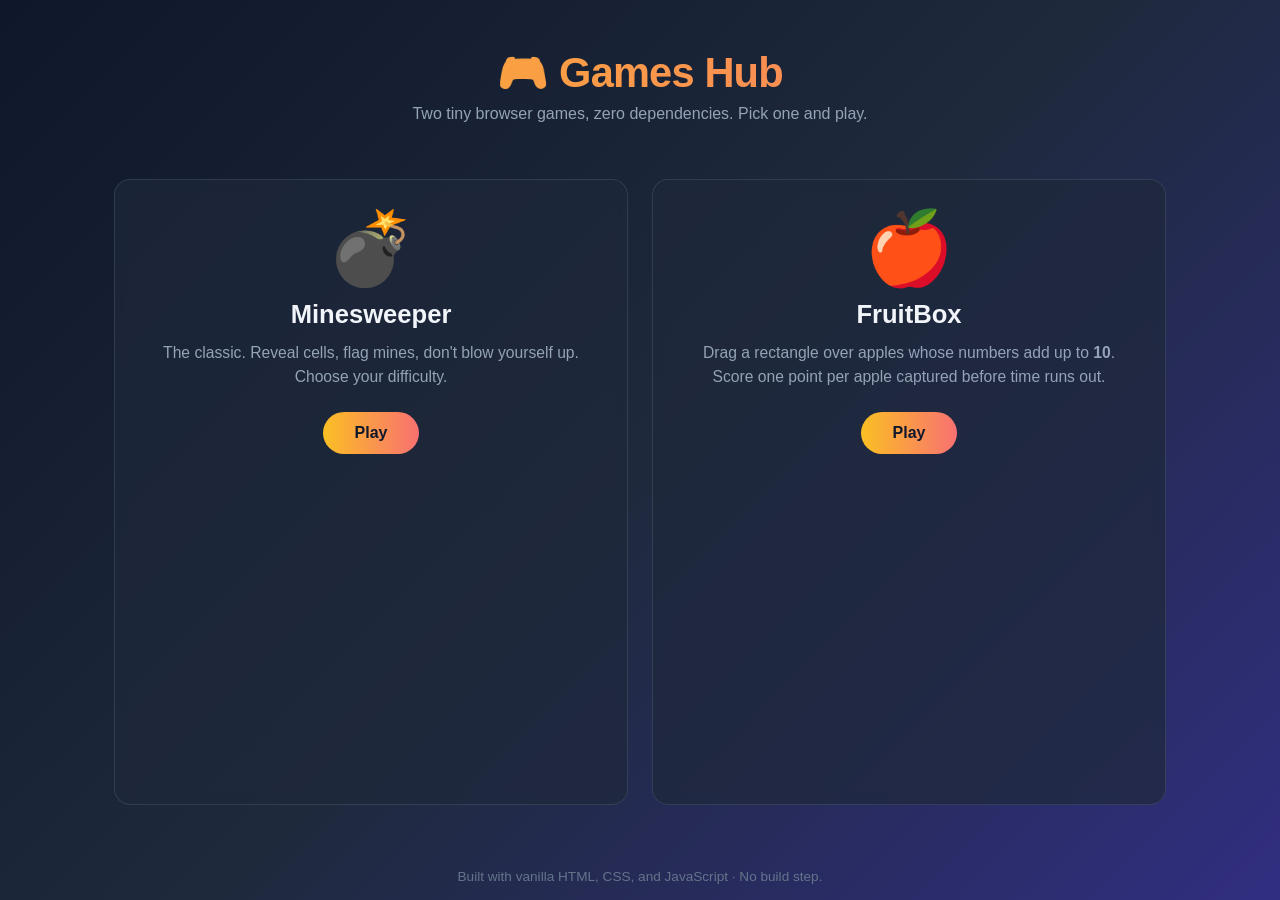
<file: games/index.html>
<!--
  @file        index.html
  @description Dashboard / landing page for the games hub. Lists Minesweeper
               and FruitBox in two responsive cards, each with a Play button
               that navigates to the standalone game page.

  @createdAt   2026-05-20
  @createdBy   leader
  @updatedAt   2026-05-20
  @updatedBy   leader
-->
<!DOCTYPE html>
<html lang="en">
<head>
  <meta charset="UTF-8" />
  <meta name="viewport" content="width=device-width, initial-scale=1.0" />
  <title>Games Hub</title>
  <link rel="icon" href="data:image/svg+xml,<svg xmlns=%22http://www.w3.org/2000/svg%22 viewBox=%220 0 100 100%22><text y=%22.9em%22 font-size=%2290%22>🎮</text></svg>" />
  <link rel="stylesheet" href="css/style.css" />
</head>
<body>
  <header class="site-header">
    <h1>🎮 Games Hub</h1>
    <p>Two tiny browser games, zero dependencies. Pick one and play.</p>
  </header>

  <main class="cards">
    <article class="card">
      <div class="card-icon" aria-hidden="true">💣</div>
      <h2>Minesweeper</h2>
      <p>The classic. Reveal cells, flag mines, don't blow yourself up. Choose your difficulty.</p>
      <a class="btn-play" href="minesweeper.html">Play</a>
    </article>

    <article class="card">
      <div class="card-icon" aria-hidden="true">🍎</div>
      <h2>FruitBox</h2>
      <p>Drag a rectangle over apples whose numbers add up to <strong>10</strong>. Score one point per apple captured before time runs out.</p>
      <a class="btn-play" href="fruitbox.html">Play</a>
    </article>
  </main>

  <footer class="site-footer">
    Built with vanilla HTML, CSS, and JavaScript · No build step.
  </footer>
</body>
</html>
</file>
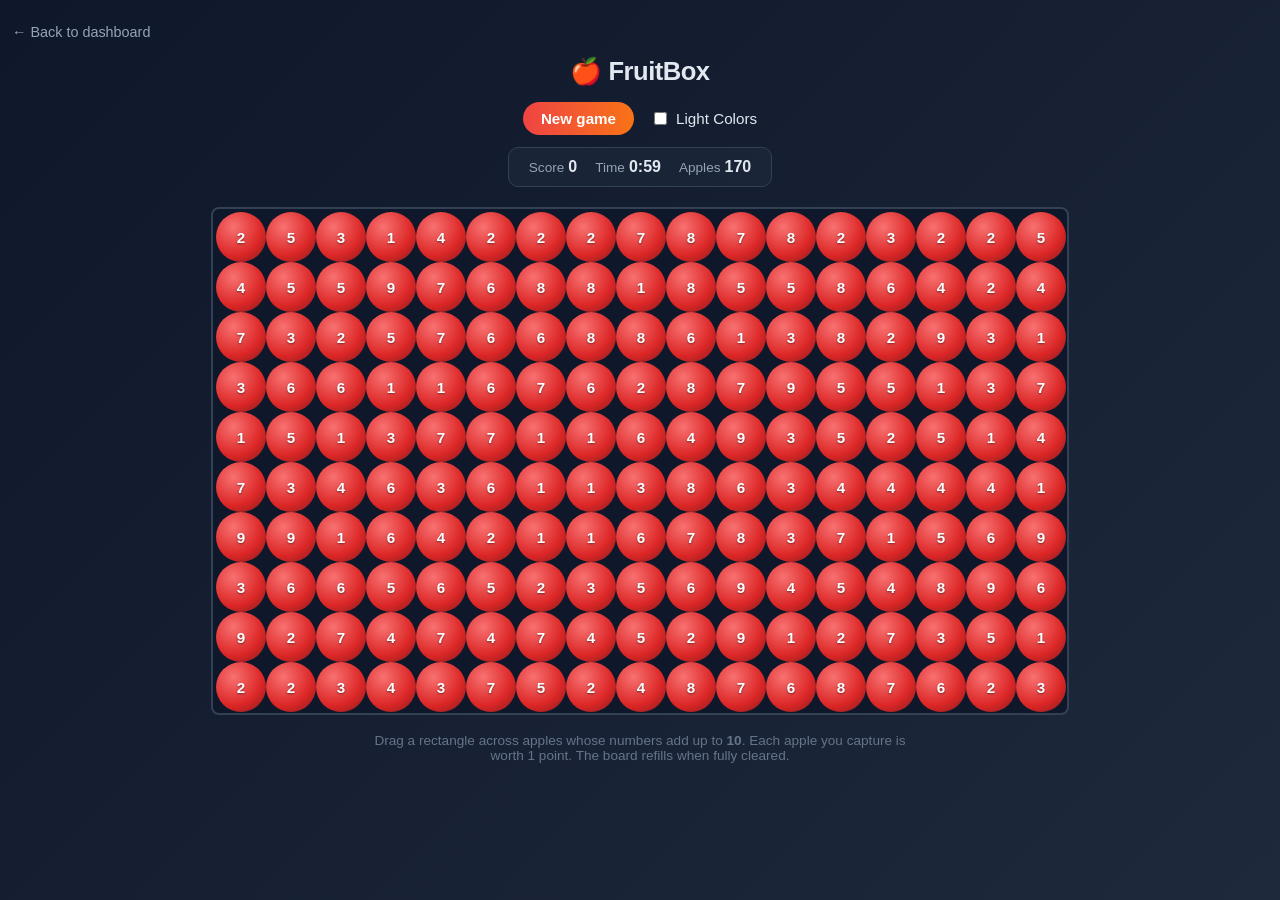
<file: games/fruitbox.html>
<!--
  @file        fruitbox.html
  @description Standalone FruitBox game page. UI shell + inline styles; logic
               lives in js/fruitbox.js. Player drags a rectangle over numbered
               apples; if the apples covered sum to exactly 10, they clear and
               the player earns one point per apple. Includes Light Colors
               checkbox, score, timer, remaining counter, and reset button.

  @createdAt   2026-05-20
  @createdBy   leader
  @updatedAt   2026-05-20
  @updatedBy   dev8 + leader (verification polish: timer placeholder 2:00→1:00, removed stale #rubberband markup now created in buildDOM)
-->
<!DOCTYPE html>
<html lang="en">
<head>
  <meta charset="UTF-8" />
  <meta name="viewport" content="width=device-width, initial-scale=1.0" />
  <title>FruitBox</title>
  <link rel="icon" href="data:image/svg+xml,<svg xmlns=%22http://www.w3.org/2000/svg%22 viewBox=%220 0 100 100%22><text y=%22.9em%22 font-size=%2290%22>🍎</text></svg>" />
  <style>
    *, *::before, *::after { box-sizing: border-box; }
    body {
      margin: 0;
      font-family: -apple-system, BlinkMacSystemFont, "Segoe UI", Roboto, sans-serif;
      background: linear-gradient(135deg, #0f172a, #1e293b);
      color: #e2e8f0;
      min-height: 100vh;
      display: flex;
      flex-direction: column;
      align-items: center;
      padding: 24px 12px;
    }
    body.light-colors {
      background: linear-gradient(135deg, #fef3c7, #fde68a);
      color: #334155;
    }
    a.back {
      color: #94a3b8;
      text-decoration: none;
      font-size: 0.9rem;
      margin-bottom: 16px;
      align-self: flex-start;
    }
    a.back:hover { color: #ef4444; }
    body.light-colors a.back { color: #475569; }
    body.light-colors a.back:hover { color: #dc2626; }

    h1 {
      margin: 0 0 16px;
      font-size: 1.6rem;
      letter-spacing: -0.02em;
    }
    .controls {
      display: flex;
      gap: 16px;
      align-items: center;
      margin-bottom: 12px;
      flex-wrap: wrap;
      justify-content: center;
    }
    .controls button {
      background: linear-gradient(90deg, #ef4444, #f97316);
      color: white;
      border: none;
      padding: 8px 18px;
      border-radius: 999px;
      font-weight: 600;
      cursor: pointer;
      font-size: 0.95rem;
    }
    .controls button:hover { transform: scale(1.04); }
    .controls label {
      display: inline-flex;
      align-items: center;
      gap: 6px;
      font-size: 0.95rem;
      cursor: pointer;
      user-select: none;
    }
    .hud {
      display: flex;
      gap: 18px;
      align-items: center;
      background: rgba(30, 41, 59, 0.65);
      border: 1px solid #334155;
      padding: 10px 20px;
      border-radius: 10px;
      font-size: 1rem;
      margin-bottom: 14px;
    }
    body.light-colors .hud {
      background: rgba(255, 255, 255, 0.7);
      border-color: #fcd34d;
      color: #334155;
    }
    .hud .label { color: #94a3b8; margin-right: 4px; font-size: 0.85rem; }
    body.light-colors .hud .label { color: #64748b; }
    .hud .value { font-weight: 700; font-variant-numeric: tabular-nums; }
    #score.bump { animation: bump 0.32s ease; color: #fbbf24; }
    body.light-colors #score.bump { color: #d97706; }
    @keyframes bump {
      0% { transform: scale(1); }
      40% { transform: scale(1.35); }
      100% { transform: scale(1); }
    }

    #board-wrap {
      position: relative;
      overflow: auto;
      max-width: 100%;
      padding: 6px;
    }
    #board {
      position: relative;
      display: grid;
      gap: 0;
      user-select: none;
      touch-action: none;
      background: #0f172a;
      border: 2px solid #334155;
      border-radius: 8px;
      padding: 2px;
    }
    body.light-colors #board {
      background: #fff7ed;
      border-color: #fcd34d;
    }
    .apple {
      width: 50px;
      height: 50px;
      display: flex;
      align-items: center;
      justify-content: center;
      font-weight: 700;
      color: white;
      font-size: 0.95rem;
      position: relative;
      background-image: radial-gradient(circle at 35% 30%, #f87171 0%, #dc2626 60%, #7f1d1d 100%);
      border-radius: 50%;
      margin: 1px;
      text-shadow: 0 1px 2px rgba(0, 0, 0, 0.45);
      transition: transform 0.08s ease, box-shadow 0.08s ease;
    }
    body.light-colors .apple {
      background-image: radial-gradient(circle at 35% 30%, #fecaca 0%, #fb7185 60%, #be123c 100%);
      color: #fff;
    }
    .apple.empty {
      background: transparent;
      box-shadow: none;
      pointer-events: none;
    }
    .apple.selected {
      transform: scale(1.08);
      box-shadow: 0 0 0 2px #fbbf24, 0 0 12px rgba(251, 191, 36, 0.6);
      z-index: 2;
    }
    #rubberband {
      position: absolute;
      display: none;
      border: 1.5px dashed #fbbf24;
      background: rgba(251, 191, 36, 0.12);
      pointer-events: none;
      border-radius: 2px;
      z-index: 1;
    }

    #overlay {
      position: fixed;
      inset: 0;
      background: rgba(15, 23, 42, 0.82);
      display: flex;
      align-items: center;
      justify-content: center;
      padding: 24px;
      z-index: 50;
    }
    body.light-colors #overlay { background: rgba(255, 247, 237, 0.92); }
    #overlay.hidden { display: none; }
    #overlay .panel {
      background: #1e293b;
      border: 1px solid #fbbf24;
      border-radius: 14px;
      padding: 32px 28px;
      text-align: center;
      max-width: 360px;
      color: #e2e8f0;
    }
    body.light-colors #overlay .panel {
      background: white;
      color: #334155;
    }
    .overlay-msg { font-size: 1.15rem; margin-bottom: 18px; }
    .overlay-btn {
      background: linear-gradient(90deg, #ef4444, #f97316);
      color: white;
      border: none;
      padding: 10px 24px;
      border-radius: 999px;
      font-weight: 600;
      cursor: pointer;
      font-size: 0.95rem;
    }
    .overlay-btn:hover { transform: scale(1.04); }

    .hint {
      color: #64748b;
      font-size: 0.85rem;
      margin-top: 12px;
      text-align: center;
      max-width: 540px;
    }
    body.light-colors .hint { color: #64748b; }
  </style>
</head>
<body>
  <a class="back" href="index.html">← Back to dashboard</a>
  <h1>🍎 FruitBox</h1>

  <div class="controls">
    <button id="new-game" type="button">New game</button>
    <label>
      <input type="checkbox" id="light-colors" />
      Light Colors
    </label>
  </div>

  <div class="hud">
    <span><span class="label">Score</span><span class="value" id="score">0</span></span>
    <span><span class="label">Time</span><span class="value" id="timer">1:00</span></span>
    <span><span class="label">Apples</span><span class="value" id="remaining">170</span></span>
  </div>

  <div id="board-wrap">
    <div id="board"></div>
  </div>

  <p class="hint">Drag a rectangle across apples whose numbers add up to <strong>10</strong>.
    Each apple you capture is worth 1 point. The board refills when fully cleared.</p>

  <div id="overlay" class="hidden">
    <div class="panel">
      <div class="overlay-msg">Round over.</div>
      <button class="overlay-btn" onclick="document.getElementById('new-game').click()">Play again</button>
    </div>
  </div>

  <script src="js/fruitbox.js"></script>
</body>
</html>
</file>
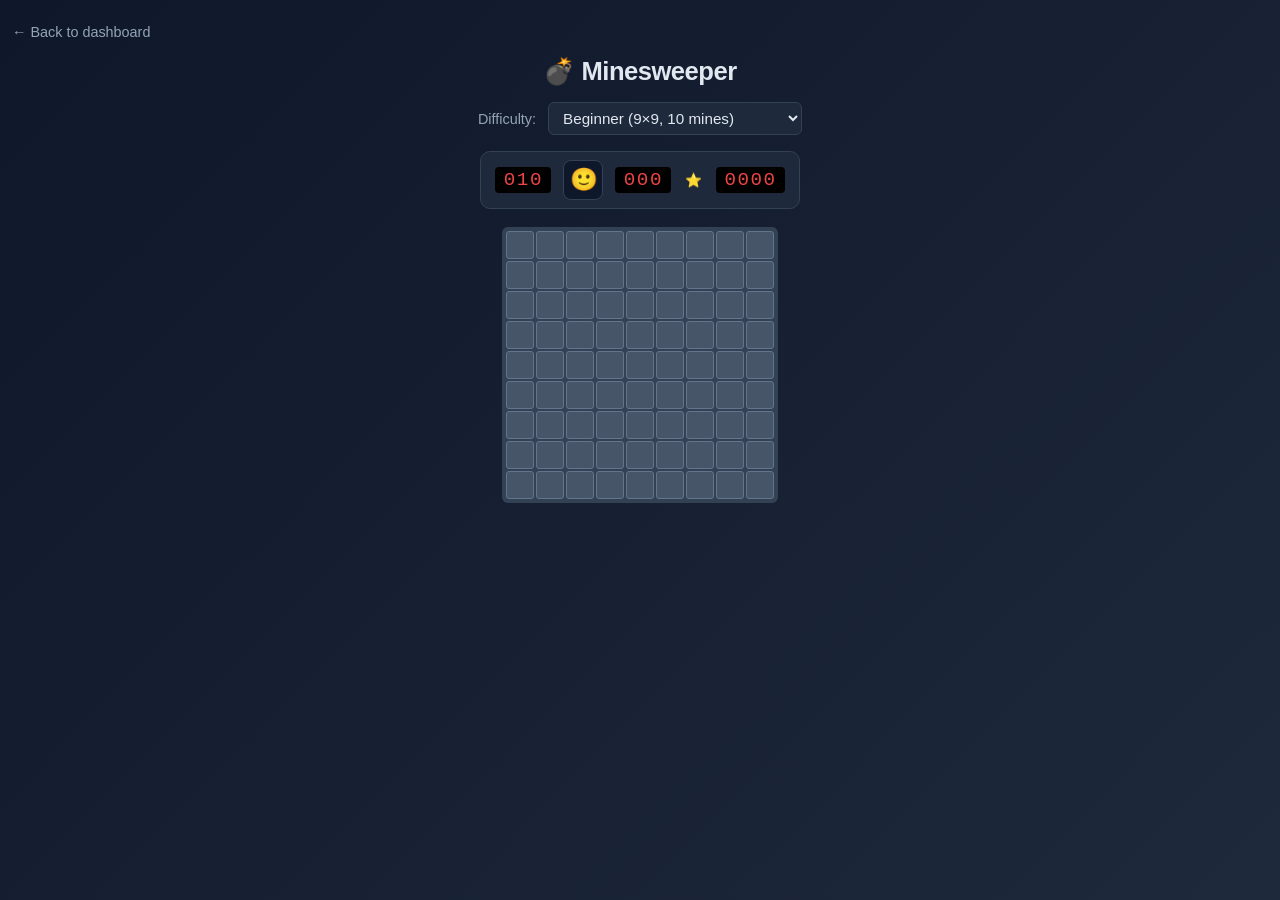
<file: games/minesweeper.html>
<!--
  @file        minesweeper.html
  @description Standalone Minesweeper game page. UI shell + inline styles; all
               game logic lives in js/minesweeper.js. Renders a difficulty
               selector, mine counter, timer, smiley reset, board, score HUD,
               and an overlay for win/lose messages (score shown on both).

  @createdAt   2026-05-20
  @createdBy   leader
  @updatedAt   2026-05-20
  @updatedBy   dev9
-->
<!DOCTYPE html>
<html lang="en">
<head>
  <meta charset="UTF-8" />
  <meta name="viewport" content="width=device-width, initial-scale=1.0" />
  <title>Minesweeper</title>
  <link rel="icon" href="data:image/svg+xml,<svg xmlns=%22http://www.w3.org/2000/svg%22 viewBox=%220 0 100 100%22><text y=%22.9em%22 font-size=%2290%22>💣</text></svg>" />
  <style>
    *, *::before, *::after { box-sizing: border-box; }
    body {
      margin: 0;
      font-family: -apple-system, BlinkMacSystemFont, "Segoe UI", Roboto, sans-serif;
      background: linear-gradient(135deg, #0f172a, #1e293b);
      color: #e2e8f0;
      min-height: 100vh;
      display: flex;
      flex-direction: column;
      align-items: center;
      padding: 24px 12px;
    }
    a.back {
      color: #94a3b8;
      text-decoration: none;
      font-size: 0.9rem;
      margin-bottom: 16px;
      align-self: flex-start;
    }
    a.back:hover { color: #fbbf24; }
    h1 {
      margin: 0 0 16px;
      font-size: 1.6rem;
      letter-spacing: -0.02em;
    }
    .controls {
      display: flex;
      gap: 12px;
      align-items: center;
      margin-bottom: 16px;
      flex-wrap: wrap;
      justify-content: center;
    }
    .controls label { font-size: 0.9rem; color: #94a3b8; }
    .controls select {
      background: #1e293b;
      color: #e2e8f0;
      border: 1px solid #334155;
      padding: 6px 10px;
      border-radius: 6px;
      font-size: 0.95rem;
    }
    .hud {
      display: flex;
      align-items: center;
      gap: 12px;
      background: #1e293b;
      border: 1px solid #334155;
      padding: 8px 14px;
      border-radius: 10px;
      font-family: "Courier New", monospace;
      font-size: 1.2rem;
      margin-bottom: 14px;
    }
    .hud .digits {
      background: #000;
      color: #ef4444;
      padding: 2px 8px;
      border-radius: 4px;
      min-width: 56px;
      text-align: center;
      letter-spacing: 0.08em;
    }
    .hud button#smiley {
      font-size: 1.4rem;
      width: 40px;
      height: 40px;
      border: 1px solid #334155;
      background: #0f172a;
      border-radius: 8px;
      cursor: pointer;
      line-height: 1;
    }
    .hud button#smiley:hover { background: #1e293b; }
    #board-wrap {
      overflow: auto;
      max-width: 100%;
      padding: 4px;
    }
    #board {
      display: grid;
      gap: 2px;
      background: #334155;
      padding: 4px;
      border-radius: 6px;
      user-select: none;
    }
    .cell {
      width: 28px;
      height: 28px;
      background: #475569;
      border: 1px solid #64748b;
      border-radius: 3px;
      display: flex;
      align-items: center;
      justify-content: center;
      font-weight: 700;
      font-size: 0.95rem;
      cursor: pointer;
      transition: background 0.08s ease;
    }
    .cell:hover:not(.revealed) { background: #64748b; }
    .cell.revealed {
      background: #1e293b;
      border-color: #1e293b;
      cursor: default;
    }
    .cell.revealed.mine { background: #b91c1c; border-color: #7f1d1d; }
    .cell.flagged { color: #f97316; }
    .cell[data-n="1"] { color: #60a5fa; }
    .cell[data-n="2"] { color: #4ade80; }
    .cell[data-n="3"] { color: #f87171; }
    .cell[data-n="4"] { color: #c084fc; }
    .cell[data-n="5"] { color: #fb923c; }
    .cell[data-n="6"] { color: #2dd4bf; }
    .cell[data-n="7"] { color: #e2e8f0; }
    .cell[data-n="8"] { color: #94a3b8; }
    #overlay {
      position: fixed;
      inset: 0;
      background: rgba(15, 23, 42, 0.82);
      display: flex;
      align-items: center;
      justify-content: center;
      padding: 24px;
      z-index: 50;
    }
    #overlay.hidden { display: none; }
    #overlay .panel {
      background: #1e293b;
      border: 1px solid #334155;
      border-radius: 14px;
      padding: 32px 28px;
      text-align: center;
      max-width: 360px;
    }
    #overlay.win .panel { border-color: #4ade80; }
    #overlay.lose .panel { border-color: #f87171; }
    .overlay-msg { font-size: 1.15rem; margin-bottom: 10px; }
    .overlay-score { font-size: 1.4rem; font-weight: 700; color: #fbbf24; margin-bottom: 18px; }
    .overlay-btn {
      background: linear-gradient(90deg, #fbbf24, #f87171);
      color: #0f172a;
      border: none;
      padding: 10px 24px;
      border-radius: 999px;
      font-weight: 600;
      cursor: pointer;
      font-size: 0.95rem;
    }
    .overlay-btn:hover { transform: scale(1.04); }
  </style>
</head>
<body>
  <a class="back" href="index.html">← Back to dashboard</a>
  <h1>💣 Minesweeper</h1>

  <div class="controls">
    <label for="difficulty">Difficulty:</label>
    <select id="difficulty">
      <option value="beginner">Beginner (9×9, 10 mines)</option>
      <option value="intermediate">Intermediate (16×16, 40 mines)</option>
      <option value="expert">Expert (16×30, 99 mines)</option>
    </select>
  </div>

  <div class="hud">
    <span class="digits" id="mine-count" title="Mines remaining">010</span>
    <button id="smiley" title="New game">🙂</button>
    <span class="digits" id="timer" title="Elapsed seconds">000</span>
    <span style="color:#94a3b8;font-size:0.85rem;padding:0 2px;">⭐</span>
    <span class="digits" id="score-display" title="Score" style="min-width:68px;">0000</span>
  </div>

  <div id="board-wrap"><div id="board"></div></div>

  <div id="overlay" class="hidden">
    <div class="panel">
      <div class="overlay-msg">Game over.</div>
      <div class="overlay-score" id="overlay-score">Score: 0</div>
      <button class="overlay-btn" onclick="document.getElementById('smiley').click()">New game</button>
    </div>
  </div>

  <script src="js/minesweeper.js"></script>
</body>
</html>
</file>
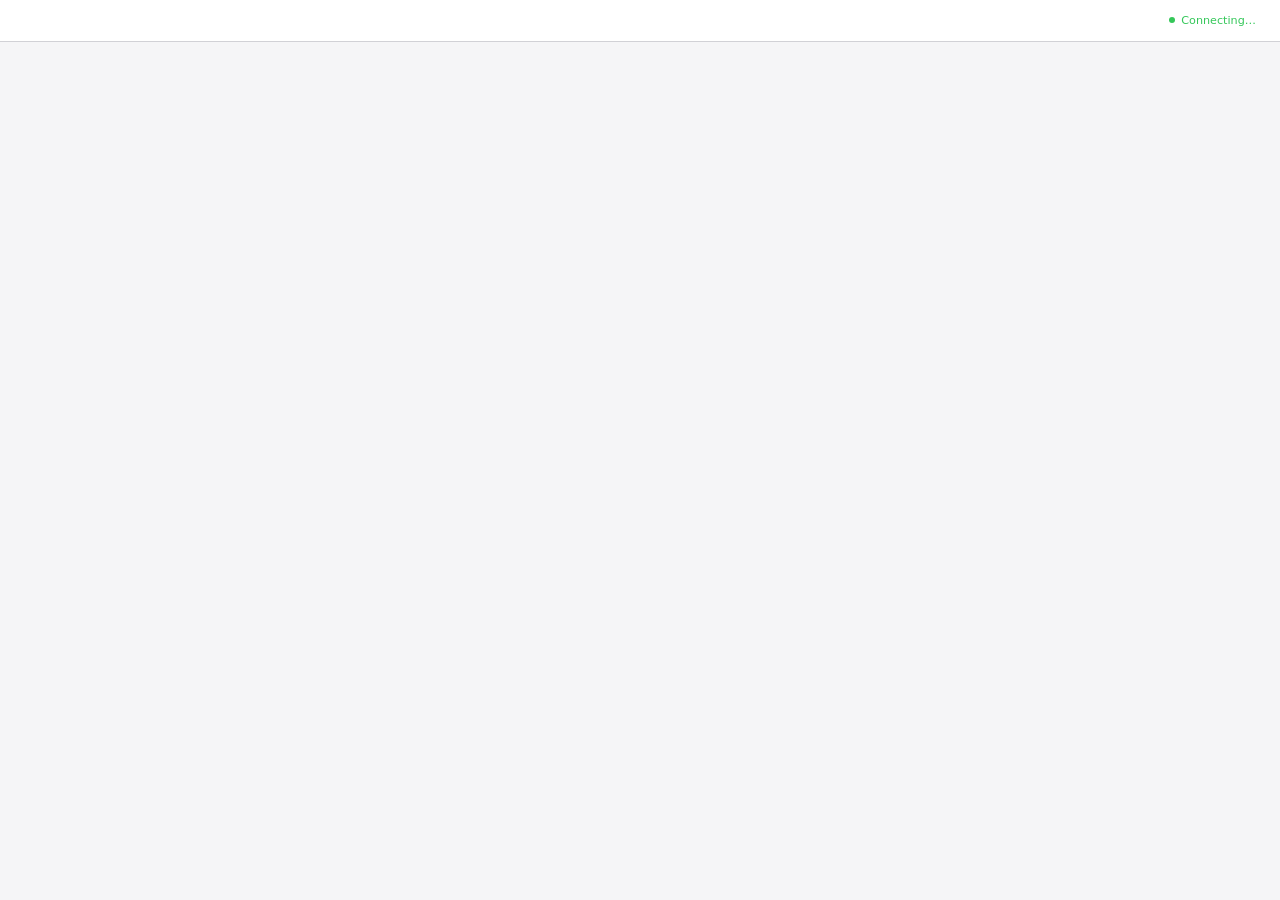
<file: .agents/skills/brainstorming/scripts/frame-template.html>
<!DOCTYPE html>
<html>
<head>
  <meta charset="utf-8">
  <title>Superpowers Brainstorming</title>
  <style>
    /*
     * BRAINSTORM COMPANION FRAME TEMPLATE
     *
     * This template provides a consistent frame with:
     * - OS-aware light/dark theming
     * - Header branding and connection status
     * - Scrollable main content area
     * - CSS helpers for common UI patterns
     *
     * Content is injected via placeholder comment in #frame-content.
     */

    * { box-sizing: border-box; margin: 0; padding: 0; }
    html, body { height: 100%; overflow: hidden; }

    /* ===== THEME VARIABLES ===== */
    :root {
      --bg-primary: #f5f5f7;
      --bg-secondary: #ffffff;
      --bg-tertiary: #e5e5e7;
      --border: #d1d1d6;
      --text-primary: #1d1d1f;
      --text-secondary: #86868b;
      --text-tertiary: #aeaeb2;
      --accent: #0071e3;
      --accent-hover: #0077ed;
      --success: #34c759;
      --warning: #ff9f0a;
      --error: #ff3b30;
      --selected-bg: #e8f4fd;
      --selected-border: #0071e3;
    }

    @media (prefers-color-scheme: dark) {
      :root {
        --bg-primary: #1d1d1f;
        --bg-secondary: #2d2d2f;
        --bg-tertiary: #3d3d3f;
        --border: #424245;
        --text-primary: #f5f5f7;
        --text-secondary: #86868b;
        --text-tertiary: #636366;
        --accent: #0a84ff;
        --accent-hover: #409cff;
        --selected-bg: rgba(10, 132, 255, 0.15);
        --selected-border: #0a84ff;
      }
    }

    body {
      font-family: system-ui, -apple-system, BlinkMacSystemFont, sans-serif;
      background: var(--bg-primary);
      color: var(--text-primary);
      display: flex;
      flex-direction: column;
      line-height: 1.5;
    }

    /* ===== FRAME STRUCTURE ===== */
    .brand { display: flex; align-items: center; min-width: 0; overflow: hidden; color: var(--text-secondary); line-height: 1; }
    .brand a { color: inherit; text-decoration: none; display: flex; align-items: center; gap: 0.5rem; min-width: 0; max-width: 100%; line-height: 1; }
    .brand-copy { display: block; min-width: 0; overflow: hidden; text-overflow: ellipsis; white-space: nowrap; line-height: 1; transform: translateY(-1px); }
    .brand-logo { display: block; height: 1em; width: auto; max-width: 180px; flex-shrink: 0; filter: invert(1); }
    @media (prefers-color-scheme: dark) {
      .brand-logo { filter: none; }
    }
    .status { font-size: 0.7rem; color: var(--status-color, var(--success)); display: flex; align-items: center; gap: 0.4rem; justify-self: end; white-space: nowrap; line-height: 1; }
    .status::before { content: ''; width: 6px; height: 6px; background: var(--status-color, var(--success)); border-radius: 50%; }

    .main { flex: 1; overflow-y: auto; }
    #frame-content { padding: 2rem; min-height: 100%; }

    .header {
      background: var(--bg-secondary);
      border-bottom: 1px solid var(--border);
      padding: 0.5rem 1.5rem;
      flex-shrink: 0;
      display: grid;
      grid-template-columns: minmax(0, 1fr) auto;
      align-items: center;
      gap: 1rem;
      min-height: 42px;
    }
    .header .brand { justify-self: start; width: 100%; font-size: 0.75rem; line-height: 1; }
    .header .status { grid-column: 2; line-height: 1; }
    .header span {
      font-size: 0.75rem;
      color: var(--text-secondary);
    }
    .header .selected-text {
      color: var(--accent);
      font-weight: 500;
    }

    /* ===== TYPOGRAPHY ===== */
    h2 { font-size: 1.5rem; font-weight: 600; margin-bottom: 0.5rem; }
    h3 { font-size: 1.1rem; font-weight: 600; margin-bottom: 0.25rem; }
    .subtitle { color: var(--text-secondary); margin-bottom: 1.5rem; }
    .section { margin-bottom: 2rem; }
    .label { font-size: 0.7rem; color: var(--text-secondary); text-transform: uppercase; letter-spacing: 0.05em; margin-bottom: 0.5rem; }

    /* ===== OPTIONS (for A/B/C choices) ===== */
    .options { display: flex; flex-direction: column; gap: 0.75rem; }
    .option {
      background: var(--bg-secondary);
      border: 2px solid var(--border);
      border-radius: 12px;
      padding: 1rem 1.25rem;
      cursor: pointer;
      transition: all 0.15s ease;
      display: flex;
      align-items: flex-start;
      gap: 1rem;
    }
    .option:hover { border-color: var(--accent); }
    .option.selected { background: var(--selected-bg); border-color: var(--selected-border); }
    .option .letter {
      background: var(--bg-tertiary);
      color: var(--text-secondary);
      width: 1.75rem; height: 1.75rem;
      border-radius: 6px;
      display: flex; align-items: center; justify-content: center;
      font-weight: 600; font-size: 0.85rem; flex-shrink: 0;
    }
    .option.selected .letter { background: var(--accent); color: white; }
    .option .content { flex: 1; }
    .option .content h3 { font-size: 0.95rem; margin-bottom: 0.15rem; }
    .option .content p { color: var(--text-secondary); font-size: 0.85rem; margin: 0; }

    /* ===== CARDS (for showing designs/mockups) ===== */
    .cards { display: grid; grid-template-columns: repeat(auto-fit, minmax(280px, 1fr)); gap: 1rem; }
    .card {
      background: var(--bg-secondary);
      border: 1px solid var(--border);
      border-radius: 12px;
      overflow: hidden;
      cursor: pointer;
      transition: all 0.15s ease;
    }
    .card:hover { border-color: var(--accent); transform: translateY(-2px); box-shadow: 0 4px 12px rgba(0,0,0,0.1); }
    .card.selected { border-color: var(--selected-border); border-width: 2px; }
    .card-image { background: var(--bg-tertiary); aspect-ratio: 16/10; display: flex; align-items: center; justify-content: center; }
    .card-body { padding: 1rem; }
    .card-body h3 { margin-bottom: 0.25rem; }
    .card-body p { color: var(--text-secondary); font-size: 0.85rem; }

    /* ===== MOCKUP CONTAINER ===== */
    .mockup {
      background: var(--bg-secondary);
      border: 1px solid var(--border);
      border-radius: 12px;
      overflow: hidden;
      margin-bottom: 1.5rem;
    }
    .mockup-header {
      background: var(--bg-tertiary);
      padding: 0.5rem 1rem;
      font-size: 0.75rem;
      color: var(--text-secondary);
      border-bottom: 1px solid var(--border);
    }
    .mockup-body { padding: 1.5rem; }

    /* ===== SPLIT VIEW (side-by-side comparison) ===== */
    .split { display: grid; grid-template-columns: 1fr 1fr; gap: 1.5rem; }
    @media (max-width: 700px) { .split { grid-template-columns: 1fr; } }

    /* ===== PROS/CONS ===== */
    .pros-cons { display: grid; grid-template-columns: 1fr 1fr; gap: 1rem; margin: 1rem 0; }
    .pros, .cons { background: var(--bg-secondary); border-radius: 8px; padding: 1rem; }
    .pros h4 { color: var(--success); font-size: 0.85rem; margin-bottom: 0.5rem; }
    .cons h4 { color: var(--error); font-size: 0.85rem; margin-bottom: 0.5rem; }
    .pros ul, .cons ul { margin-left: 1.25rem; font-size: 0.85rem; color: var(--text-secondary); }
    .pros li, .cons li { margin-bottom: 0.25rem; }

    /* ===== PLACEHOLDER (for mockup areas) ===== */
    .placeholder {
      background: var(--bg-tertiary);
      border: 2px dashed var(--border);
      border-radius: 8px;
      padding: 2rem;
      text-align: center;
      color: var(--text-tertiary);
    }

    /* ===== INLINE MOCKUP ELEMENTS ===== */
    .mock-nav { background: var(--accent); color: white; padding: 0.75rem 1rem; display: flex; gap: 1.5rem; font-size: 0.9rem; }
    .mock-sidebar { background: var(--bg-tertiary); padding: 1rem; min-width: 180px; }
    .mock-content { padding: 1.5rem; flex: 1; }
    .mock-button { background: var(--accent); color: white; border: none; padding: 0.5rem 1rem; border-radius: 6px; font-size: 0.85rem; }
    .mock-input { background: var(--bg-primary); border: 1px solid var(--border); border-radius: 6px; padding: 0.5rem; width: 100%; }
  </style>
</head>
<body>
  <div class="header">
    <!-- BRANDING -->
    <div class="status">Connecting…</div>
  </div>

  <div class="main">
    <div id="frame-content">
      <!-- CONTENT -->
    </div>
  </div>

</body>
</html>
</file>
<file: games/css/style.css>
/**
 * @file        style.css
 * @description Shared dashboard styles for the games hub (index.html). Modern
 *              dark theme with responsive two-card layout — side-by-side on
 *              desktop, stacked on small screens.
 *
 * @createdAt   2026-05-20
 * @createdBy   leader
 * @updatedAt   2026-05-20
 * @updatedBy   leader
 */

* {
  box-sizing: border-box;
  margin: 0;
  padding: 0;
}

html, body {
  height: 100%;
  font-family: -apple-system, BlinkMacSystemFont, "Segoe UI", Roboto, "Helvetica Neue", Arial, sans-serif;
  background: linear-gradient(135deg, #0f172a 0%, #1e293b 50%, #312e81 100%);
  color: #e2e8f0;
  -webkit-font-smoothing: antialiased;
}

body {
  display: flex;
  flex-direction: column;
  min-height: 100vh;
}

.site-header {
  padding: 48px 24px 24px;
  text-align: center;
}

.site-header h1 {
  font-size: clamp(1.8rem, 4vw, 2.6rem);
  letter-spacing: -0.02em;
  margin-bottom: 8px;
  background: linear-gradient(90deg, #fbbf24, #f87171);
  -webkit-background-clip: text;
  background-clip: text;
  color: transparent;
}

.site-header p {
  color: #94a3b8;
  font-size: 1rem;
  max-width: 560px;
  margin: 0 auto;
}

.cards {
  flex: 1;
  display: grid;
  grid-template-columns: 1fr 1fr;
  gap: 24px;
  padding: 32px 24px 48px;
  max-width: 1100px;
  width: 100%;
  margin: 0 auto;
}

.card {
  background: rgba(30, 41, 59, 0.7);
  border: 1px solid rgba(148, 163, 184, 0.18);
  border-radius: 16px;
  padding: 32px;
  display: flex;
  flex-direction: column;
  align-items: center;
  text-align: center;
  backdrop-filter: blur(6px);
  transition: transform 0.18s ease, border-color 0.18s ease, box-shadow 0.18s ease;
}

.card:hover {
  transform: translateY(-4px);
  border-color: rgba(251, 191, 36, 0.5);
  box-shadow: 0 20px 40px -20px rgba(0, 0, 0, 0.6);
}

.card-icon {
  font-size: 4.5rem;
  line-height: 1;
  margin-bottom: 16px;
}

.card h2 {
  font-size: 1.6rem;
  margin-bottom: 12px;
  color: #f1f5f9;
}

.card p {
  color: #94a3b8;
  font-size: 0.98rem;
  margin-bottom: 24px;
  line-height: 1.5;
}

.btn-play {
  display: inline-block;
  padding: 12px 32px;
  font-size: 1rem;
  font-weight: 600;
  color: #0f172a;
  background: linear-gradient(90deg, #fbbf24, #f87171);
  border: none;
  border-radius: 999px;
  text-decoration: none;
  cursor: pointer;
  transition: transform 0.12s ease, box-shadow 0.12s ease;
}

.btn-play:hover {
  transform: scale(1.04);
  box-shadow: 0 8px 20px -6px rgba(251, 191, 36, 0.55);
}

.btn-play:active {
  transform: scale(0.98);
}

.site-footer {
  text-align: center;
  padding: 16px;
  color: #64748b;
  font-size: 0.85rem;
}

@media (max-width: 720px) {
  .cards {
    grid-template-columns: 1fr;
    padding: 24px 16px 32px;
  }
  .card {
    padding: 28px 20px;
  }
  .site-header {
    padding: 32px 16px 16px;
  }
}
</file>
